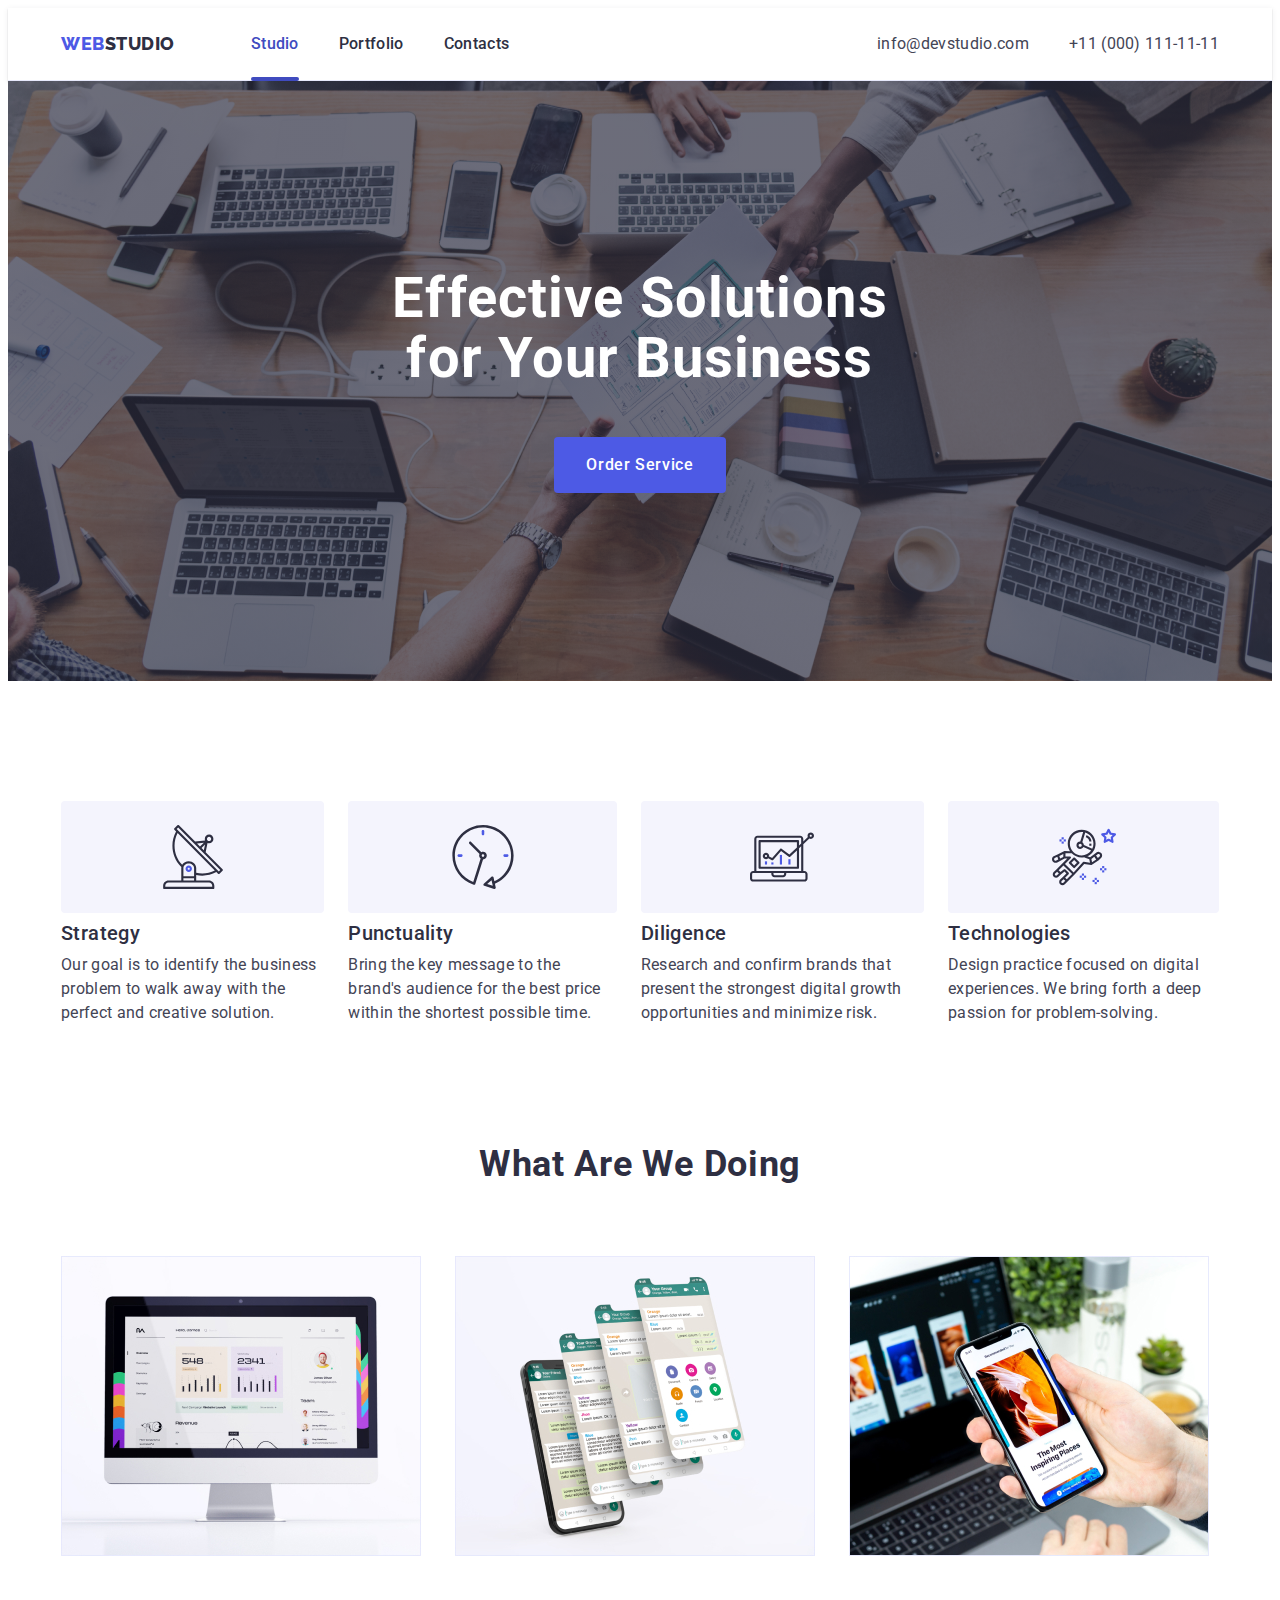
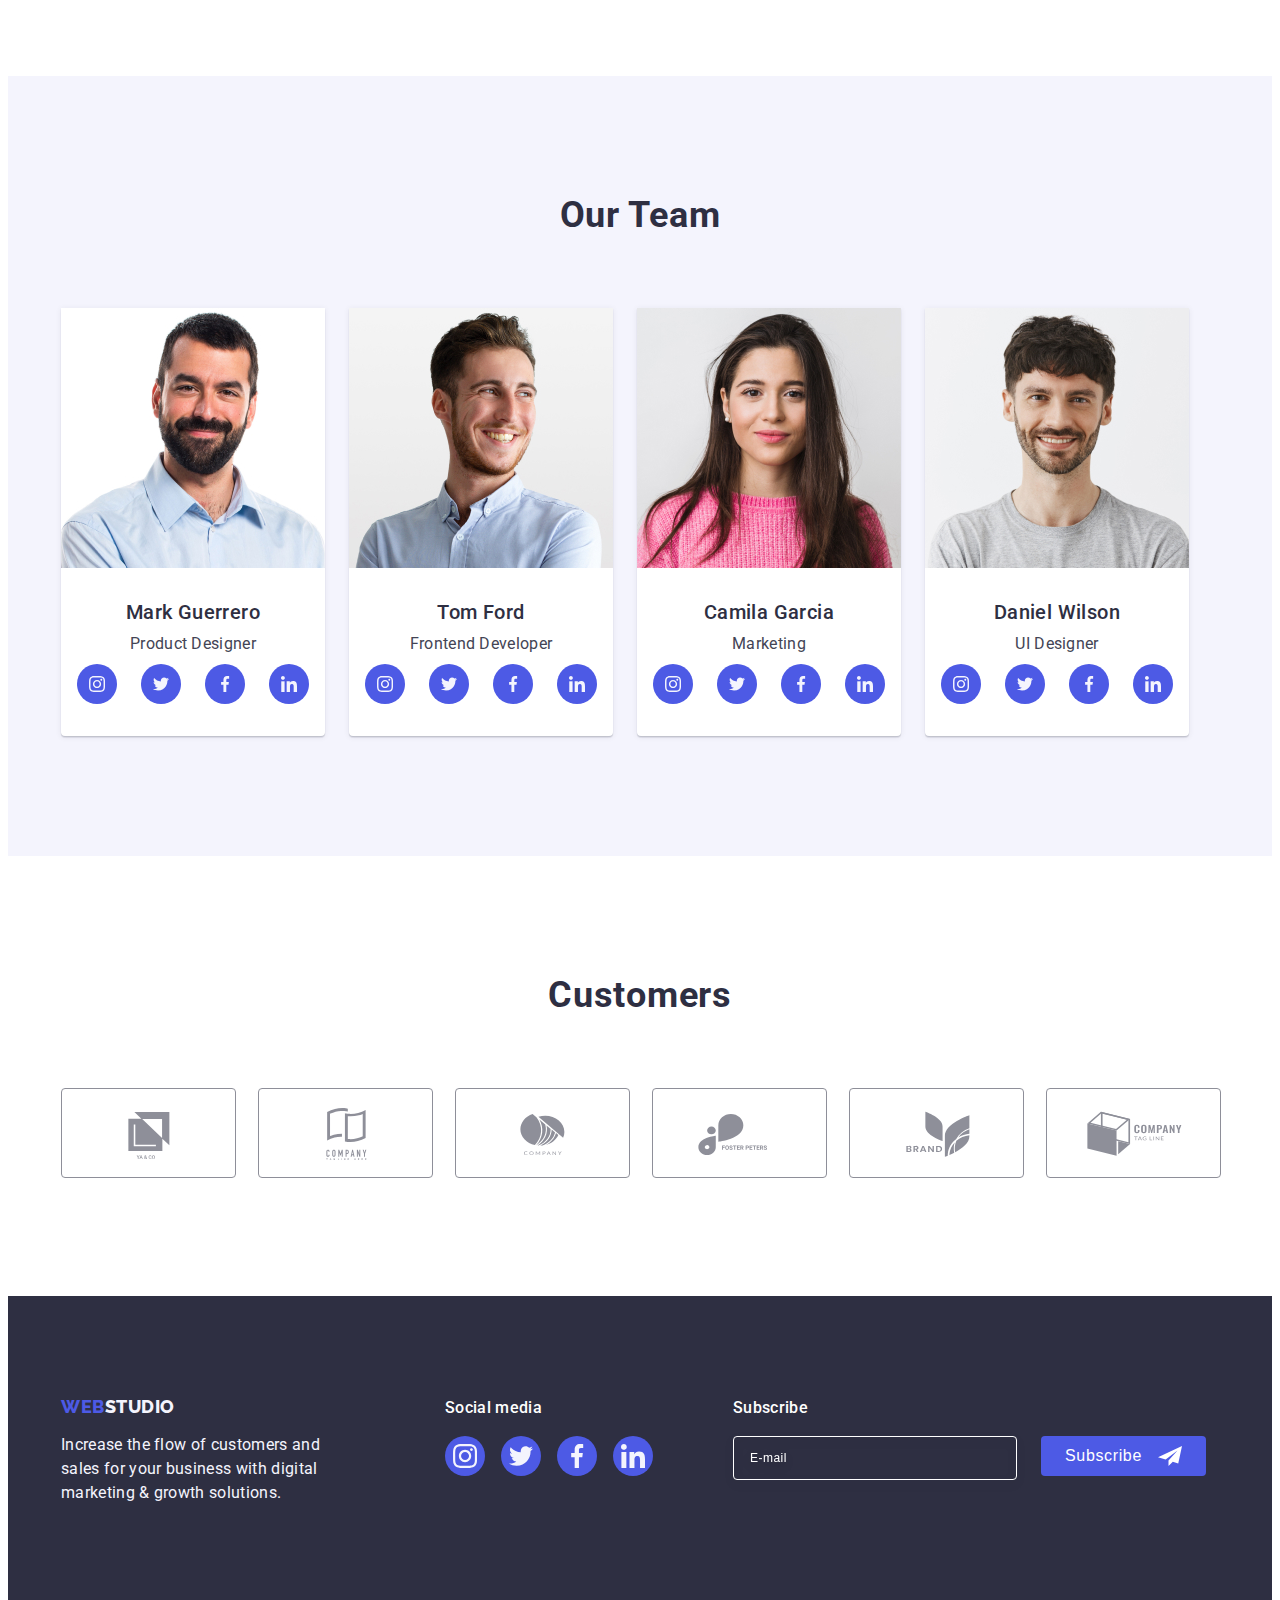
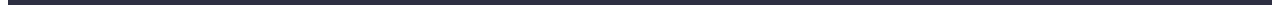
<file: index.html>
<!DOCTYPE html>
<html lang="en">
  <head>
    <meta charset="UTF-8" />
    <meta http-equiv="X-UA-Compatible" content="IE=edge" />
    <meta name="viewport" content="width=device-width, initial-scale=1.0" />
    <link rel="preconnect" href="https://fonts.googleapis.com" />
    <link rel="preconnect" href="https://fonts.gstatic.com" crossorigin />
    <link
      href="https://fonts.googleapis.com/css2?family=Raleway:wght@800&family=Roboto:wght@400;500;700;900&display=swap"
      rel="stylesheet"
    />
    <title>Document</title>
    <link
      rel="stylesheet"
      href="https://cdnjs.cloudflare.com/ajax/libs/modern-normalize/1.1.0/modern-normalize.min.css"
      integrity="sha512-wpPYUAdjBVSE4KJnH1VR1HeZfpl1ub8YT/NKx4PuQ5NmX2tKuGu6U/JRp5y+Y8XG2tV+wKQpNHVUX03MfMFn9Q=="
      crossorigin="anonymous"
      referrerpolicy="no-referrer"
    />
    <link rel="stylesheet" href="./css/styles.css" />
  </head>
  <body>
    <!-- HEADER -->

    <header class="page-header">
      <div class="container page-header-container">
        <nav class="page-nav nav-header-container">
          <a class="logo link" href="./index.html"
            >WEB<span class="logo-studio">Studio</span></a
          >

          <ul class="menu list list-header-container">
            <li>
              <a href="./index.html" class="menu-item link current-page"
                >Studio</a
              >
            </li>
            <li>
              <a href="./portfolio.html" class="menu-item link">Portfolio</a>
            </li>
            <li><a href="" class="menu-item link">Contacts</a></li>
          </ul>
        </nav>

        <address class="header-tel-mail">
          <ul class="tel-mail-header list">
            <li>
              <a class="address-link link list" href="mailto:info@devstudio.com"
                >info@devstudio.com</a
              >
            </li>
            <li>
              <a class="address-link link list" href="tel:+110001111111"
                >+11 (000) 111-11-11</a
              >
            </li>
          </ul>
        </address>
      </div>
    </header>
    <main>
      <!-- SECTION 1 - HERO -->
      <section class="section-hero">
        <div class="container section-hero-container">
          <h1 class="hero-tittle">Effective Solutions for Your Business</h1>
          <button class="modal-open-btn" type="button" data-modal-open>
            Order Service
          </button>
        </div>
      </section>

      <!-- SECTION 2 -->

      <section class="features-section">
        <div class="features-list-container container">
          <h2 class="visually-hidden">webstudio-features</h2>

          <ul class="list list-container">
            <li class="features-list-item">
              <div class="features-list-item-icon">
                <svg class="features-icon" width="64" height="64">
                  <use href="./images/icons.svg#icon-antenna"></use>
                </svg>
              </div>
              <h3 class="li-header">Strategy</h3>
              <p class="paragraf-description">
                Our goal is to identify the business problem to walk away with
                the perfect and creative solution.
              </p>
            </li>
            <li class="features-list-item">
              <div class="features-list-item-icon">
                <svg class="features-icon" width="64" height="64">
                  <use href="./images/icons.svg#icon-clock"></use>
                </svg>
              </div>
              <h3 class="li-header">Punctuality</h3>

              <p class="paragraf-description">
                Bring the key message to the brand's audience for the best price
                within the shortest possible time.
              </p>
            </li>
            <li class="features-list-item">
              <div class="features-list-item-icon">
                <svg class="features-icon" width="64" height="64">
                  <use href="./images/icons.svg#icon-diagram"></use>
                </svg>
              </div>
              <h3 class="li-header">Diligence</h3>
              <p class="paragraf-description">
                Research and confirm brands that present the strongest digital
                growth opportunities and minimize risk.
              </p>
            </li>
            <li class="features-list-item">
              <div class="features-list-item-icon">
                <svg class="features-icon" width="64" height="64">
                  <use href="./images/icons.svg#icon-astronaut"></use>
                </svg>
              </div>
              <h3 class="li-header">Technologies</h3>
              <p class="paragraf-description">
                Design practice focused on digital experiences. We bring forth a
                deep passion for problem-solving.
              </p>
            </li>
          </ul>
        </div>
      </section>

      <!-- section 3 -->

      <section class="main-page-fotos">
        <div class="container main-page-container">
          <h2 class="section-name section-foto-name">What are we doing</h2>
          <ul class="list fotos-list-container">
            <li class="foto-list">
              <img
                src="./images/foto1.jpg"
                alt="foto of computer"
                width="360"
                height="300"
              />
            </li>
            <li class="foto-list">
              <img
                src="./images/foto2.jpg"
                alt="foto of telephone"
                width="360"
                height="300"
              />
            </li>
            <li class="foto-list">
              <img
                src="./images/foto3.jpg"
                alt="foto of telephone and notebook"
                width="360"
                height="300"
              />
            </li>
          </ul>
        </div>
      </section>

      <!-- section 4 -->

      <section class="section-team">
        <div class="container">
          <h2 class="section-team-name section-name">Our Team</h2>
          <ul class="list section-team-container">
            <li class="section-list-item">
              <img
                src="./images/mark.jpg"
                alt="Mark Guerrero foto"
                width="264"
                height="260"
              />
              <div class="our-team-descr">
                <h3 class="li-header-team">Mark Guerrero</h3>
                <p class="paragraf-description-team">Product Designer</p>

                <ul class="social-list list">
                  <li class="social-list-menu">
                    <a href="" class="social-list-link">
                      <svg
                        class="social-list-icon"
                        width="16"
                        height="16"
                        aria-label="icon of instagram"
                      >
                        <use href="./images/icons.svg#icon-instagram"></use>
                      </svg>
                    </a>
                  </li>

                  <li class="social-list-menu">
                    <a href="" class="social-list-link">
                      <svg
                        class="social-list-icon"
                        width="16"
                        height="16"
                        aria-label="icon of instagram"
                      >
                        <use href="./images/icons.svg#icon-twitter"></use>
                      </svg>
                    </a>
                  </li>
                  <li class="social-list-menu">
                    <a href="" class="social-list-link">
                      <svg
                        class="social-list-icon"
                        width="16"
                        height="16"
                        aria-label="icon of instagram"
                      >
                        <use href="./images/icons.svg#icon-facebook"></use>
                      </svg>
                    </a>
                  </li>
                  <li class="social-list-menu">
                    <a href="" class="social-list-link">
                      <svg
                        class="social-list-icon"
                        width="16"
                        height="16"
                        aria-label="icon of instagram"
                      >
                        <use href="./images/icons.svg#icon-linkedin"></use>
                      </svg>
                    </a>
                  </li>
                </ul>
              </div>
            </li>

            <li class="section-list-item">
              <img
                src="./images/tom.jpg"
                alt="Tom Ford foto"
                width="264"
                height="260"
              />
              <div class="our-team-descr">
                <h3 class="li-header-team">Tom Ford</h3>
                <p class="paragraf-description-team">Frontend Developer</p>
                <ul class="social-list list">
                  <li class="social-list-menu">
                    <a href="" class="social-list-link">
                      <svg
                        class="social-list-icon"
                        width="16"
                        height="16"
                        aria-label="icon of instagram"
                      >
                        <use href="./images/icons.svg#icon-instagram"></use>
                      </svg>
                    </a>
                  </li>

                  <li class="social-list-menu">
                    <a href="" class="social-list-link">
                      <svg
                        class="social-list-icon"
                        width="16"
                        height="16"
                        aria-label="icon of instagram"
                      >
                        <use href="./images/icons.svg#icon-twitter"></use>
                      </svg>
                    </a>
                  </li>
                  <li class="social-list-menu">
                    <a href="" class="social-list-link">
                      <svg
                        class="social-list-icon"
                        width="16"
                        height="16"
                        aria-label="icon of instagram"
                      >
                        <use href="./images/icons.svg#icon-facebook"></use>
                      </svg>
                    </a>
                  </li>
                  <li class="social-list-menu">
                    <a href="" class="social-list-link">
                      <svg
                        class="social-list-icon"
                        width="16"
                        height="16"
                        aria-label="icon of instagram"
                      >
                        <use href="./images/icons.svg#icon-linkedin"></use>
                      </svg>
                    </a>
                  </li>
                </ul>
              </div>
            </li>

            <li class="section-list-item">
              <img
                src="./images/camila.jpg"
                alt="Camila Garcia foto"
                width="264"
                height="260"
              />
              <div class="our-team-descr">
                <h3 class="li-header-team">Camila Garcia</h3>
                <p class="paragraf-description-team">Marketing</p>
                <ul class="social-list list">
                  <li class="social-list-menu">
                    <a href="" class="social-list-link">
                      <svg
                        class="social-list-icon"
                        width="16"
                        height="16"
                        aria-label="icon of instagram"
                      >
                        <use href="./images/icons.svg#icon-instagram"></use>
                      </svg>
                    </a>
                  </li>

                  <li class="social-list-menu">
                    <a href="" class="social-list-link">
                      <svg
                        class="social-list-icon"
                        width="16"
                        height="16"
                        aria-label="icon of instagram"
                      >
                        <use href="./images/icons.svg#icon-twitter"></use>
                      </svg>
                    </a>
                  </li>
                  <li class="social-list-menu">
                    <a href="" class="social-list-link">
                      <svg
                        class="social-list-icon"
                        width="16"
                        height="16"
                        aria-label="icon of instagram"
                      >
                        <use href="./images/icons.svg#icon-facebook"></use>
                      </svg>
                    </a>
                  </li>
                  <li class="social-list-menu">
                    <a href="" class="social-list-link">
                      <svg
                        class="social-list-icon"
                        width="16"
                        height="16"
                        aria-label="icon of instagram"
                      >
                        <use href="./images/icons.svg#icon-linkedin"></use>
                      </svg>
                    </a>
                  </li>
                </ul>
              </div>
            </li>

            <li class="section-list-item">
              <img
                src="./images/daniel.jpg"
                alt="Daniel Wilson foto"
                width="264"
                height="260"
              />
              <div class="our-team-descr">
                <h3 class="li-header-team">Daniel Wilson</h3>
                <p class="paragraf-description-team">UI Designer</p>
                <ul class="social-list list">
                  <li class="social-list-menu">
                    <a href="" class="social-list-link">
                      <svg
                        class="social-list-icon"
                        width="16"
                        height="16"
                        aria-label="icon of instagram"
                      >
                        <use href="./images/icons.svg#icon-instagram"></use>
                      </svg>
                    </a>
                  </li>

                  <li class="social-list-menu">
                    <a href="" class="social-list-link">
                      <svg
                        class="social-list-icon"
                        width="16"
                        height="16"
                        aria-label="icon of instagram"
                      >
                        <use href="./images/icons.svg#icon-twitter"></use>
                      </svg>
                    </a>
                  </li>
                  <li class="social-list-menu">
                    <a href="" class="social-list-link">
                      <svg
                        class="social-list-icon"
                        width="16"
                        height="16"
                        aria-label="icon of instagram"
                      >
                        <use href="./images/icons.svg#icon-facebook"></use>
                      </svg>
                    </a>
                  </li>
                  <li class="social-list-menu">
                    <a href="" class="social-list-link">
                      <svg
                        class="social-list-icon"
                        width="16"
                        height="16"
                        aria-label="icon of instagram"
                      >
                        <use href="./images/icons.svg#icon-linkedin"></use>
                      </svg>
                    </a>
                  </li>
                </ul>
              </div>
            </li>
          </ul>
        </div>
      </section>

      <!-- SECTION 5 -->

      <section class="section-customers">
        <div class="container">
          <h2 class="section-name">Customers</h2>
          <ul class="customers-list list">
            <li class="customers-list-item">
              <a href="" class="customers-item">
                <svg
                  class="customers-item-logo"
                  width="104"
                  height="56"
                  aria-label="lofo of yaco company"
                >
                  <use href="./images/icons.svg#icon-logo-yaco"></use>
                </svg>
              </a>
            </li>
            <li class="customers-list-item">
              <a href="" class="customers-item">
                <svg
                  class="customers-item-logo"
                  width="104"
                  height="56"
                  aria-label="lofo of yaco company"
                >
                  <use
                    href="./images/icons.svg#icon-logo-company-taglinehere"
                  ></use>
                </svg>
              </a>
            </li>
            <li class="customers-list-item">
              <a href="" class="customers-item">
                <svg
                  class="customers-item-logo"
                  width="104"
                  height="56"
                  aria-label="lofo of yaco company"
                >
                  <use href="./images/icons.svg#icon-logo-company"></use>
                </svg>
              </a>
            </li>
            <li class="customers-list-item">
              <a href="" class="customers-item">
                <svg
                  class="customers-item-logo"
                  width="104"
                  height="56"
                  aria-label="lofo of yaco company"
                >
                  <use href="./images/icons.svg#icon-logo-fosterpeters"></use>
                </svg>
              </a>
            </li>
            <li class="customers-list-item">
              <a href="" class="customers-item">
                <svg
                  class="customers-item-logo"
                  width="104"
                  height="56"
                  aria-label="lofo of yaco company"
                >
                  <use href="./images/icons.svg#icon-logo-brend"></use>
                </svg>
              </a>
            </li>
            <li class="customers-list-item">
              <a href="" class="customers-item">
                <svg
                  class="customers-item-logo"
                  width="104"
                  height="56"
                  aria-label="lofo of yaco company"
                >
                  <use
                    href="./images/icons.svg#icon-logo-company-tagline"
                  ></use>
                </svg>
              </a>
            </li>
          </ul>
        </div>
      </section>
    </main>
    <!-- FOOTER -->
    <footer class="main-footer">
      <div class="container main-footer-container">
        <div class="footer-container">
          <a class="logo link footer-link" href="./index.html"
            >WEB<span class="logo-studio-theme-dark">Studio</span></a
          >
          <p class="footer-text">
            Increase the flow of customers and sales for your business with
            digital marketing & growth solutions.
          </p>
        </div>
        <div class="footer-media">
          <p class="footer-media-text">Social media</p>
          <ul class="footer-social-list list">
            <li class="footer-social-list-item">
              <a href="" class="footer-social-list-link">
                <svg
                  class="social-list-icon"
                  width="24"
                  height="24"
                  aria-label="icon of instagram"
                >
                  <use href="./images/icons.svg#icon-instagram"></use>
                </svg>
              </a>
            </li>

            <li class="footer-social-list-item">
              <a href="" class="footer-social-list-link">
                <svg
                  class="social-list-icon"
                  width="24"
                  height="24"
                  aria-label="icon of instagram"
                >
                  <use href="./images/icons.svg#icon-twitter"></use>
                </svg>
              </a>
            </li>
            <li class="footer-social-list-item">
              <a href="" class="footer-social-list-link">
                <svg
                  class="social-list-icon"
                  width="24"
                  height="24"
                  aria-label="icon of instagram"
                >
                  <use href="./images/icons.svg#icon-facebook"></use>
                </svg>
              </a>
            </li>
            <li class="footer-social-list-item">
              <a href="" class="footer-social-list-link">
                <svg
                  class="social-list-icon"
                  width="24"
                  height="24"
                  aria-label="icon of instagram"
                >
                  <use href="./images/icons.svg#icon-linkedin"></use>
                </svg>
              </a>
            </li>
          </ul>
        </div>
        <div class="footer-subscribe-container">
          <p class="footer-media-text">Subscribe</p>
          <form class="footer-subscribe">
            <label class="footer-subscribe-label">
              <input
                class="email-input"
                type="email"
                required
                name="user-email"
                placeholder="E-mail"
              />
            </label>

            <button class="footer-subscribe-btn" type="submit">
              Subscribe
              <svg
                class="subscribe-btn-icon"
                width="24"
                height="24"
                aria-label="subscribe-button"
              >
                <use href="./images/icons.svg#icon-send"></use>
              </svg>
            </button>
          </form>
        </div>
      </div>
    </footer>

    <!-- МОДАЛЬНЕ ВІКНО -->
    <div class="backdrop is-hidden" data-modal>
      <div class="modal">
        <button data-modal-close type="button" class="backdrop-modal-btn">
          <svg class="backdrop-modal-btn-icon" width="8" height="8">
            <use href="./images/icons.svg#icon-close-btn"></use>
          </svg>
        </button>

        <!-- модальна форма NAME PHONE EMAIL-->
        <p class="contact-form-header">
          Leave your contacts and we will call you back
        </p>
        <form class="contact-form-wrapper">
          <div class="form-wrapper">
            <label class="contact-form-field-wrapper" for="user-name">
              Name
            </label>
            <div class="contact-form-item">
              <input
                class="contact-form-field"
                type="text"
                id="user-name"
                name="user-name"
                required
                pattern="[a-zA-Zа-яА-ЯіІїЇєЄ'ґҐ]+"
              />
              <svg
                class="form-field-icon"
                width="18"
                height="24"
                aria-label="icon-of-person"
              >
                <use href="./images/icons.svg#icon-person"></use>
              </svg>
            </div>
          </div>
          <div class="form-wrapper">
            <label class="contact-form-field-wrapper" for="user-tel">
              Phone
            </label>
            <div class="contact-form-item">
              <input
                class="contact-form-field"
                type="tel"
                id="user-tel"
                name="user-tel"
                required
                pattern="[0-9]{3}-[0-9]{3}-[0-9]{2}-[0-9]{2}"
                title="xxx-xxx-xx-xx"
              />
              <svg
                class="form-field-icon"
                width="18"
                height="24"
                aria-label="icon-of-phone"
              >
                <use href="./images/icons.svg#icon-phone"></use>
              </svg>
            </div>
          </div>
          <div class="form-wrapper">
            <label class="contact-form-field-wrapper" for="user-email">
              Email
            </label>
            <div class="contact-form-item">
              <input
                class="contact-form-field"
                type="email"
                id="user-email"
                name="user-email"
                required
              />
              <svg
                class="form-field-icon"
                width="18"
                height="24"
                aria-label="icon-of-email"
              >
                <use href="./images/icons.svg#icon-email"></use>
              </svg>
            </div>
          </div>

          <!-- модальна форма COMMENT-->

          <div class="comment-wrapper">
            <label class="contact-form-field-wrapper" for="user-comment">
              Comment
            </label>
            <textarea
              class="contact-form-comment"
              name="user-comment"
              id="user-comment"
              placeholder="Text input"
            ></textarea>
          </div>

          <!--------  Privacy Policy-------->

          <div class="policy-agreement-wrapper">
            <input
              class="agreement-checkbox visually-hidden"
              type="checkbox"
              id="user-privacy"
              name="user-privacy"
              value="true"
              required
            />
            <label class="agreement-label" for="user-privacy">
              <span class="agreement-checkbox-wrap">
                <svg
                  class="agreement-custom-checkbox"
                  width="10"
                  height="8"
                  aria-label="icon-of-click"
                >
                  <use
                    class="agreement-icon"
                    href="./images/icons.svg#icon-click"
                  ></use>
                </svg>
              </span>
              I accept the terms and conditions of the
              <a class="privacy-policy-link" href="">Privacy Policy</a>
            </label>
          </div>

          <!------------ SUBMIT BUTTON ----------->

          <button type="submit" class="form-submit-btn">Send</button>
        </form>
      </div>
    </div>
    <script src="./js/modal.js"></script>
  </body>
</html>
</file>
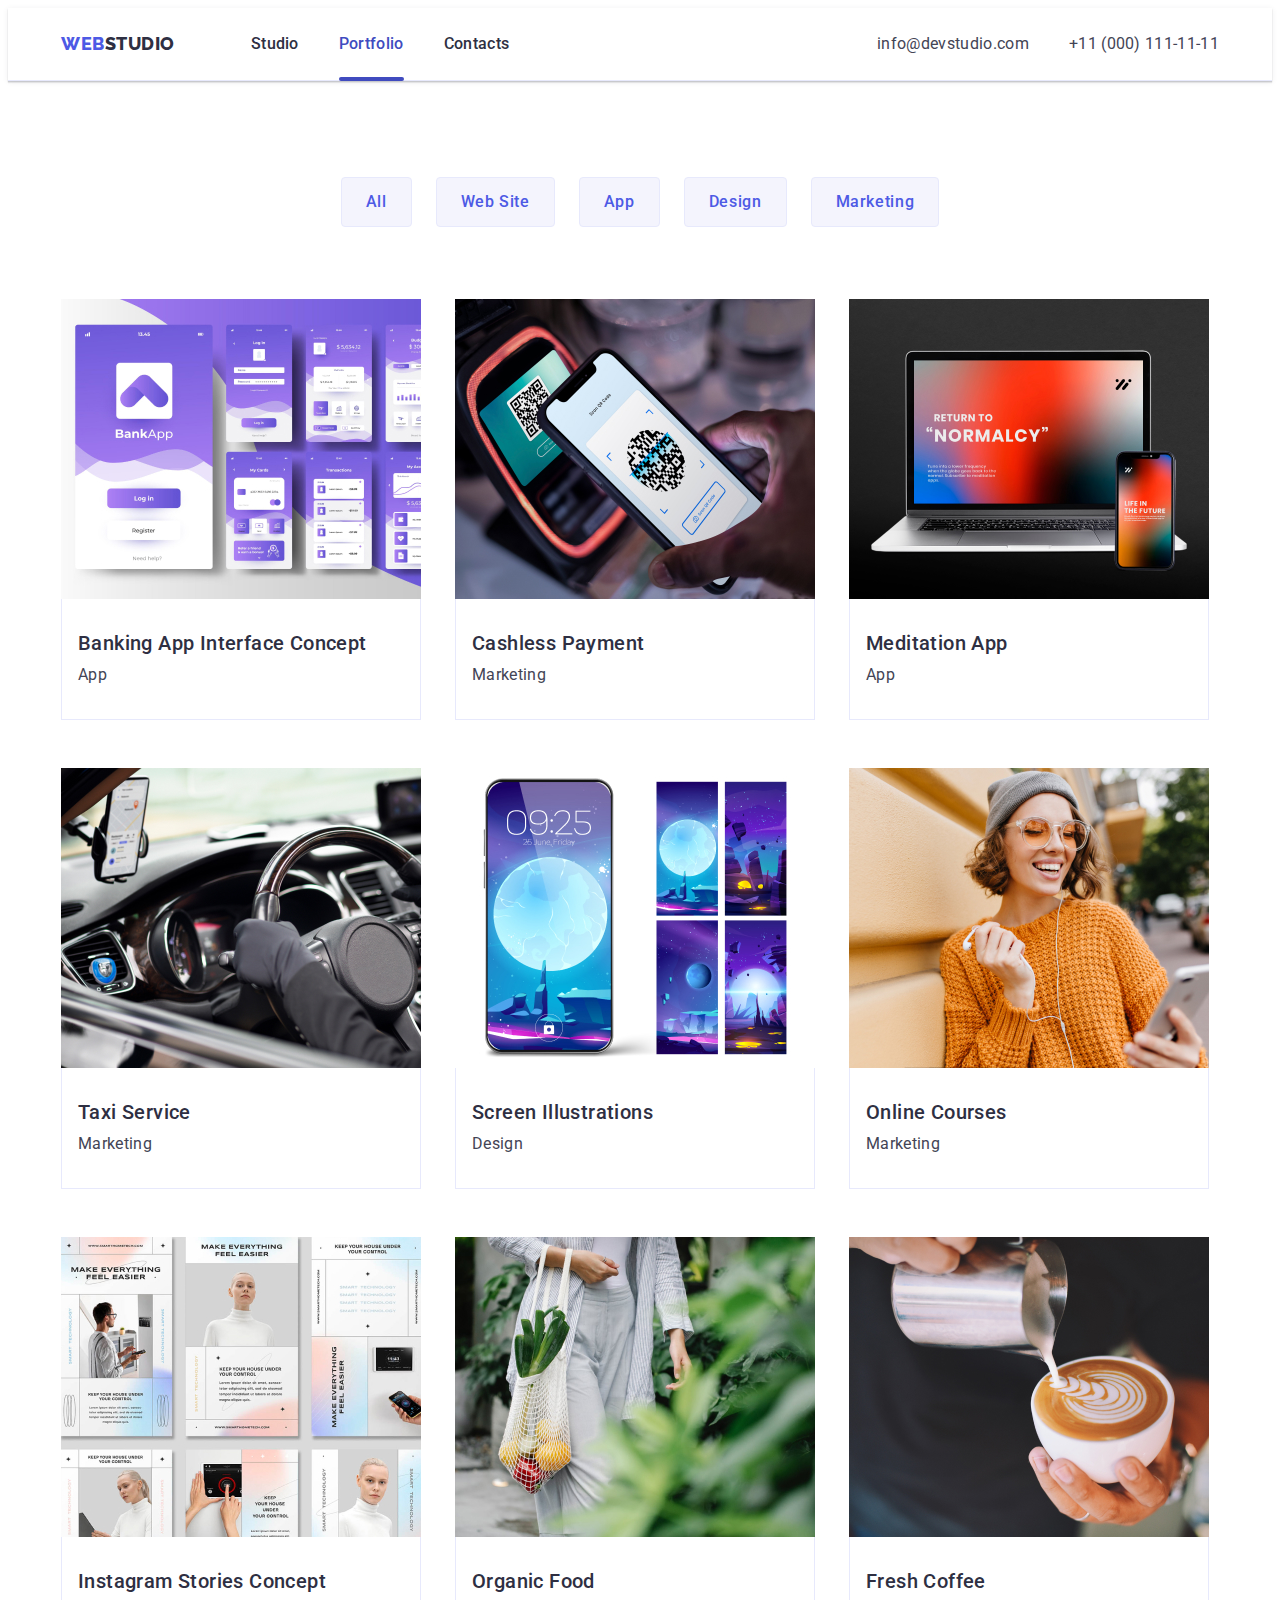
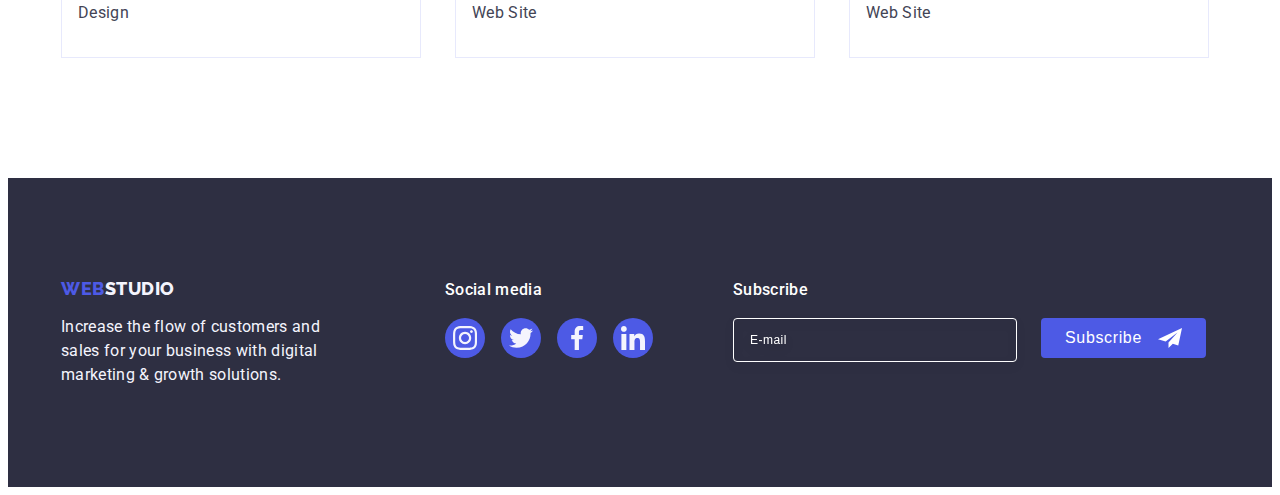
<file: portfolio.html>
<!DOCTYPE html>
<html lang="en">
  <head>
    <meta charset="UTF-8" />
    <meta http-equiv="X-UA-Compatible" content="IE=edge" />
    <meta name="viewport" content="width=device-width, initial-scale=1.0" />
    <link rel="preconnect" href="https://fonts.googleapis.com" />
    <link rel="preconnect" href="https://fonts.gstatic.com" crossorigin />
    <link
      href="https://fonts.googleapis.com/css2?family=Raleway:wght@800&family=Roboto:wght@400;500;700;900&display=swap"
      rel="stylesheet"
    />
    <title>Document</title>
    <link
      rel="stylesheet"
      href="https://cdnjs.cloudflare.com/ajax/libs/modern-normalize/1.1.0/modern-normalize.min.css"
      integrity="sha512-wpPYUAdjBVSE4KJnH1VR1HeZfpl1ub8YT/NKx4PuQ5NmX2tKuGu6U/JRp5y+Y8XG2tV+wKQpNHVUX03MfMFn9Q=="
      crossorigin="anonymous"
      referrerpolicy="no-referrer"
    />
    <link rel="stylesheet" href="./css/styles.css" />
  </head>

  <body>
    <!-- HEADER -->
    <header class="page-header">
      <div class="container page-header-container">
        <nav class="page-nav nav-header-container">
          <a class="logo link" href="./index.html"
            >WEB<span class="logo-studio">Studio</span></a
          >

          <ul class="menu list list-header-container">
            <li>
              <a href="./index.html" class="menu-item link">Studio</a>
            </li>
            <li>
              <a href="./portfolio.html" class="menu-item link current-page"
                >Portfolio</a
              >
            </li>
            <li><a href="" class="menu-item link">Contacts</a></li>
          </ul>
        </nav>

        <address class="header-tel-mail">
          <ul class="tel-mail-header list">
            <li>
              <a class="address-link link list" href="mailto:info@devstudio.com"
                >info@devstudio.com</a
              >
            </li>
            <li>
              <a class="address-link link list" href="tel:+110001111111"
                >+11 (000) 111-11-11</a
              >
            </li>
          </ul>
        </address>
      </div>
    </header>
    <main>
      <!-- BUTTONS -->

      <section class="portfolio-section">
        <div class="container">
          <h1 class="visually-hidden">portfolio</h1>
          <ul class="list portfolio-btn-list">
            <li>
              <button class="modal-btn-portfolio" type="button">All</button>
            </li>
            <li>
              <button class="modal-btn-portfolio" type="button">
                Web Site
              </button>
            </li>
            <li>
              <button class="modal-btn-portfolio" type="button">App</button>
            </li>
            <li>
              <button class="modal-btn-portfolio" type="button">Design</button>
            </li>
            <li>
              <button class="modal-btn-portfolio" type="button">
                Marketing
              </button>
            </li>
          </ul>

          <!-- 2nd list PORTFOLIO CARDS -->

          <ul class="list portfolio-cards-list">
            <li class="portfolio-cards-list-item">
              <a href="" class="link portfolio-cards-link">
                <div class="card-overlay">
                  <img
                    src="./images/portfolio/fotoportfolio1.jpg"
                    alt="Banking App foto"
                    width="360"
                    height="300"
                  />
                  <p class="overlay">
                    14 Stylish and User-Friendly App Design Concepts · Task
                    Manager App · Calorie Tracker App · Exotic Fruit Ecommerce
                    App · Cloud Storage App
                  </p>
                </div>
                <div class="portf-list-item-descr">
                  <h2 class="li-header">Banking App Interface Concept</h2>
                  <p class="paragraf-description">App</p>
                </div>
              </a>
            </li>
            <li class="portfolio-cards-list-item">
              <a href="" class="link portfolio-cards-link">
                <div class="card-overlay">
                  <img
                    src="./images/portfolio/fotoportfolio2.jpg"
                    alt="foto of cashless payment"
                    width="360"
                    height="300"
                  />
                  <p class="overlay">
                    14 Stylish and User-Friendly App Design Concepts · Task
                    Manager App · Calorie Tracker App · Exotic Fruit Ecommerce
                    App · Cloud Storage App
                  </p>
                </div>
                <div class="portf-list-item-descr">
                  <h2 class="li-header">Cashless Payment</h2>
                  <p class="paragraf-description">Marketing</p>
                </div>
              </a>
            </li>
            <li class="portfolio-cards-list-item">
              <a href="" class="link portfolio-cards-link">
                <div class="card-overlay">
                  <img
                    src="./images/portfolio/fotoportfolio3.jpg"
                    alt="foto of phone near a notebook"
                    width="360"
                    height="300"
                  />
                  <p class="overlay">
                    14 Stylish and User-Friendly App Design Concepts · Task
                    Manager App · Calorie Tracker App · Exotic Fruit Ecommerce
                    App · Cloud Storage App
                  </p>
                </div>
                <div class="portf-list-item-descr">
                  <h2 class="li-header">Meditation App</h2>
                  <p class="paragraf-description">App</p>
                </div>
              </a>
            </li>
            <li class="portfolio-cards-list-item">
              <a href="" class="link portfolio-cards-link">
                <div class="card-overlay">
                  <img
                    src="./images/portfolio/fotoportfolio4.jpg"
                    alt="foto of phone in taxi"
                    width="360"
                    height="300"
                  />
                  <p class="overlay">
                    14 Stylish and User-Friendly App Design Concepts · Task
                    Manager App · Calorie Tracker App · Exotic Fruit Ecommerce
                    App · Cloud Storage App
                  </p>
                </div>
                <div class="portf-list-item-descr">
                  <h2 class="li-header">Taxi Service</h2>
                  <p class="paragraf-description">Marketing</p>
                </div>
              </a>
            </li>
            <li class="portfolio-cards-list-item">
              <a href="" class="link portfolio-cards-link">
                <div class="card-overlay">
                  <img
                    src="./images/portfolio/fotoportfolio5.jpg"
                    alt="foto of phone's screen design"
                    width="360"
                    height="300"
                  />
                  <p class="overlay">
                    14 Stylish and User-Friendly App Design Concepts · Task
                    Manager App · Calorie Tracker App · Exotic Fruit Ecommerce
                    App · Cloud Storage App
                  </p>
                </div>
                <div class="portf-list-item-descr">
                  <h2 class="li-header">Screen Illustrations</h2>
                  <p class="paragraf-description">Design</p>
                </div>
              </a>
            </li>
            <li class="portfolio-cards-list-item">
              <a href="" class="link portfolio-cards-link">
                <div class="card-overlay">
                  <img
                    src="./images/portfolio/fotoportfolio6.jpg"
                    alt="foto of girl looking at phone"
                    width="360"
                    height="300"
                  />
                  <p class="overlay">
                    14 Stylish and User-Friendly App Design Concepts · Task
                    Manager App · Calorie Tracker App · Exotic Fruit Ecommerce
                    App · Cloud Storage App
                  </p>
                </div>
                <div class="portf-list-item-descr">
                  <h2 class="li-header">Online Courses</h2>
                  <p class="paragraf-description">Marketing</p>
                </div>
              </a>
            </li>
            <li class="portfolio-cards-list-item">
              <a href="" class="link portfolio-cards-link">
                <div class="card-overlay">
                  <img
                    src="./images/portfolio/fotoportfolio7.jpg"
                    alt="foto of examples of making things easier"
                    width="360"
                    height="300"
                  />
                  <p class="overlay">
                    14 Stylish and User-Friendly App Design Concepts · Task
                    Manager App · Calorie Tracker App · Exotic Fruit Ecommerce
                    App · Cloud Storage App
                  </p>
                </div>
                <div class="portf-list-item-descr">
                  <h2 class="li-header">Instagram Stories Concept</h2>
                  <p class="paragraf-description">Design</p>
                </div>
              </a>
            </li>
            <li class="portfolio-cards-list-item">
              <a href="" class="link portfolio-cards-link">
                <div class="card-overlay">
                  <img
                    src="./images/portfolio/fotoportfolio8.jpg"
                    alt="foto of organic food in a bag"
                    width="360"
                    height="300"
                  />
                  <p class="overlay">
                    14 Stylish and User-Friendly App Design Concepts · Task
                    Manager App · Calorie Tracker App · Exotic Fruit Ecommerce
                    App · Cloud Storage App
                  </p>
                </div>
                <div class="portf-list-item-descr">
                  <h2 class="li-header">Organic Food</h2>
                  <p class="paragraf-description">Web Site</p>
                </div>
              </a>
            </li>
            <li class="portfolio-cards-list-item">
              <a href="" class="link portfolio-cards-link">
                <div class="card-overlay">
                  <img
                    src="./images/portfolio/fotoportfolio9.jpg"
                    alt="foto of the cup of fresh coffee"
                    width="360"
                    height="300"
                  />
                  <p class="overlay">
                    14 Stylish and User-Friendly App Design Concepts · Task
                    Manager App · Calorie Tracker App · Exotic Fruit Ecommerce
                    App · Cloud Storage App
                  </p>
                </div>
                <div class="portf-list-item-descr">
                  <h2 class="li-header">Fresh Coffee</h2>
                  <p class="paragraf-description">Web Site</p>
                </div>
              </a>
            </li>
          </ul>
        </div>
      </section>
    </main>
    <!-- FOOTER -->
    <footer class="main-footer">
      <div class="container main-footer-container">
        <div class="footer-container">
          <a class="logo link footer-link" href="./index.html"
            >WEB<span class="logo-studio-theme-dark">Studio</span></a
          >
          <p class="footer-text">
            Increase the flow of customers and sales for your business with
            digital marketing & growth solutions.
          </p>
        </div>
        <div class="footer-media">
          <p class="footer-media-text">Social media</p>
          <ul class="footer-social-list list">
            <li class="footer-social-list-item">
              <a href="" class="footer-social-list-link">
                <svg
                  class="social-list-icon"
                  width="24"
                  height="24"
                  aria-label="icon of instagram"
                >
                  <use href="./images/icons.svg#icon-instagram"></use>
                </svg>
              </a>
            </li>

            <li class="footer-social-list-item">
              <a href="" class="footer-social-list-link">
                <svg
                  class="social-list-icon"
                  width="24"
                  height="24"
                  aria-label="icon of instagram"
                >
                  <use href="./images/icons.svg#icon-twitter"></use>
                </svg>
              </a>
            </li>
            <li class="footer-social-list-item">
              <a href="" class="footer-social-list-link">
                <svg
                  class="social-list-icon"
                  width="24"
                  height="24"
                  aria-label="icon of instagram"
                >
                  <use href="./images/icons.svg#icon-facebook"></use>
                </svg>
              </a>
            </li>
            <li class="footer-social-list-item">
              <a href="" class="footer-social-list-link">
                <svg
                  class="social-list-icon"
                  width="24"
                  height="24"
                  aria-label="icon of instagram"
                >
                  <use href="./images/icons.svg#icon-linkedin"></use>
                </svg>
              </a>
            </li>
          </ul>
        </div>
        <div class="footer-subscribe-container">
          <p class="footer-media-text">Subscribe</p>
          <form class="footer-subscribe">
            <label class="footer-subscribe-label">
              <input
                class="email-input"
                type="email"
                required
                name="user-email"
                placeholder="E-mail"
              />
            </label>

            <button class="footer-subscribe-btn" type="submit">
              Subscribe
              <svg
                class="subscribe-btn-icon"
                width="24"
                height="24"
                aria-label="subscribe-button"
              >
                <use href="./images/icons.svg#icon-send"></use>
              </svg>
            </button>
          </form>
        </div>
      </div>
    </footer>
  </body>
</html>
</file>
<file: css/styles.css>
.list {
  list-style: none;
}
.link {
  text-decoration: none;
}

button {
  cursor: pointer;
}
body {
  font-family: Roboto, sans-serif;
  font-style: normal;
  color: var(--slate-color);
  background-color: var(--bodycolor);
}

/* скидання дефолтних налаштувань */

h1,
h2,
h3,
p {
  margin-top: 0;
  margin-bottom: 0;
}

ul,
ol {
  margin-top: 0;
  margin-bottom: 0;
  padding-left: 0;
}

img {
  display: block;
  max-width: 100%;
  height: auto;
}

:root {
  --accent-color: #2e2f42;
  --color: #4d5ae5;
  --bodycolor: #ffffff;
  --cloud-color: #f4f4fd;
  --ocean-color: #404bbf;
  --slate-color: #434455;
  --corn-flower-color: #e7e9fc;
  --light-slate-color: #8e8f99;
  --green-color: #31d0aa;
  --dairy-color: #fcfcfc;
}

.container {
  max-width: 1158px;
  margin-left: auto;
  margin-right: auto;
  /* padding-top: 24px;
  padding-bottom: 24px; */
  padding: 0 15px;
  margin: 0 auto;
  /* background-color: tomato; */
  /* display: flex; */
  align-items: center;
}

/* HEADER */

.page-header-container {
  display: flex;
}

.logo {
  font-family: Raleway, sans-serif;
  font-weight: 800;
  font-size: 18px;
  line-height: 1.17;
  letter-spacing: 0.03em;
  text-transform: uppercase;
  color: var(--color);
  /* padding-top: 24px;
  padding-bottom: 24px; */
  margin-right: 76px;
}

.logo-studio {
  color: var(--accent-color);
}

.logo-studio-theme-dark {
  color: var(--cloud-color);
}

.menu-item {
  display: block;
  font-weight: 500;
  font-size: 16px;
  line-height: 1.5;
  letter-spacing: 0.02em;
  color: var(--accent-color);
  padding: 24px 0;
  transition: color 250ms cubic-bezier(0.4, 0, 0.2, 1);
}

.current-page {
  position: relative;
  display: block;
  color: var(--ocean-color);
  transition: color 250ms cubic-bezier(0.4, 0, 0.2, 1);
}
.current-page::after,
.current-page::after {
  content: '';
  position: absolute;
  /* top: 100%; */
  left: 0;
  width: 100%;
  height: 4px;
  background: var(--ocean-color);
  border-radius: 2px;
  transform: translate(0%, 0%);
  bottom: -1px;
  /* display: block; */
  /* margin-left: auto;
  margin-right: auto; */
}

.menu-item:hover,
.menu-item:focus {
  color: var(--ocean-color);
}

.page-nav {
  align-items: center;
}
.nav-header-container,
.list-header-container,
.tel-mail-header-container {
  display: flex;
}
/* 
.adress-container {
  margin-left: auto;
} */

.list-header-container {
  gap: 40px;
}

/* .tel-mail-header-container {
  display: flex;
  gap: 40px;
} */

/* ADDRESS */

.address-link {
  font-style: normal;
  font-weight: 400;
  font-size: 16px;
  line-height: 1.5;
  letter-spacing: 0.02em;
  color: var(--slate-color);
  transition: color 250ms cubic-bezier(0.4, 0, 0.2, 1);
}

/* після натискання */
.address-link:hover,
.address-link:focus {
  color: var(--ocean-color);
}

.header-tel-mail {
  font-style: normal;
  margin-left: auto;
}

.tel-mail-header {
  display: flex;
  gap: 40px;
}

/* border для header(а)  */

.page-header {
  border-bottom: 1px solid var(--corn-flower-color);
  box-shadow: 0px 2px 1px rgba(46, 47, 66, 0.08),
    0px 1px 1px rgba(46, 47, 66, 0.16), 0px 1px 6px rgba(46, 47, 66, 0.08);
}

/* HERO */

.section-hero {
  background-color: var(--accent-color);
  padding-top: 188px;
  padding-bottom: 188px;
  margin: auto;
  background-image: linear-gradient(
      rgba(46, 47, 66, 0.7),
      rgba(46, 47, 66, 0.7)
    ),
    url('../images/people-office.jpg');
  max-width: 1440px;
  /* border: 1px solid #000000; */
  background-size: cover;
  background-repeat: no-repeat;
  background-position: center;
}
/* зайве посилання. такого диву не треба і в всс */
.section-hero-container {
  display: block;
  /* outline-color: aqua;
  outline-width: 10px;
  outline-style: double; */
}

.hero-tittle {
  font-weight: 700;
  font-size: 56px;
  line-height: 1.07;
  letter-spacing: 0.02em;
  color: var(--bodycolor);
  text-align: center;
  max-width: 496px;
  display: block;
  margin: auto;
}

.modal-open-btn {
  font-family: Roboto, sans-serif;
  font-weight: 500;
  font-size: 16px;
  line-height: 1.5;
  letter-spacing: 0.04em;
  color: var(--bodycolor);
  background-color: var(--color);
  display: block;
  margin-left: auto;
  margin-right: auto;
  margin-top: 48px;
  padding: 16px 32px;
  border-radius: 4px;
  min-width: 169px;
  height: 56px;
  border: none;
  transition: background-color 250ms cubic-bezier(0.4, 0, 0.2, 1);
}

.modal-open-btn:hover,
.modal-open-btn:focus {
  background-color: var(--ocean-color);
}

/* -- SECTION 2 --*/

.li-header {
  font-weight: 500;
  font-size: 20px;
  line-height: 1.2;
  letter-spacing: 0.02em;
  color: var(--accent-color);
  margin-bottom: 8px;
}

.paragraf-description {
  font-weight: 400;
  font-size: 16px;
  line-height: 1.5;
  letter-spacing: 0.02em;
  color: var(--slate-color);
}

.features-section {
  padding-top: 120px;
  padding-bottom: 120px;
  padding-left: 0px;
  padding-right: 0px;
}

.features-list-item {
  width: calc((100%-72px) / 4);
}

.list-container {
  display: flex;
  gap: 24px;
}

.features-list-item-icon {
  display: flex;
  justify-content: center;
  align-items: center;
  height: 112px;
  background: var(--cloud-color);
  border-radius: 4px;
  margin-bottom: 8px;
}

/* SECTION 3 */

.main-page-fotos {
  padding-bottom: 120px;

  /* width: 1158px; */
  /* padding: 74px 0; */
}

.fotos-list-container {
  display: flex;
  /* width: 1158px; */
  gap: 24px;
}
/* 
.fotos-list-item {
  margin-right: 0;
} */

.section-foto-name {
  /* display: block; */
  margin-bottom: 72px;
}
.foto-list {
  width: calc((100% - 48px) / 3);
}

.main-page-container {
  display: block;
}
/* section 4 */

.section-name {
  font-weight: 700;
  font-size: 36px;
  line-height: 1.1;
  letter-spacing: 0.02em;
  text-align: center;
  text-transform: capitalize;
  color: var(--accent-color);
  margin-bottom: 72px;
}

/* .section-team-name {
  font-weight: 700;
  font-size: 36px;
  line-height: 1.11;
  letter-spacing: 0.02em;
  text-align: center;
  text-transform: capitalize;
  color: var(--accent-color);
} */

.section-team {
  background-color: var(--cloud-color);
  padding: 120px 0;
}

.section-list-item {
  width: calc((100% - 72px) / 4);
  background-color: var(--bodycolor);
  box-shadow: 0px 1px 6px rgba(46, 47, 66, 0.08),
    0px 1px 1px rgba(46, 47, 66, 0.16), 0px 2px 1px rgba(46, 47, 66, 0.08);
  border-radius: 0px 0px 4px 4px;
}

.section-team-container {
  display: flex;
  width: 1128px;
  gap: 24px;
}

.our-team-descr {
  padding: 32px 0;
  text-align: center;
}

.li-header-team {
  font-weight: 500;
  font-size: 20px;
  line-height: 1.2;
  letter-spacing: 0.02em;
  color: var(--accent-color);
  text-align: center;
  margin-bottom: 8px;
}

.paragraf-description-team {
  font-weight: 400;
  font-size: 16px;
  line-height: 1.5;
  letter-spacing: 0.02em;
  color: var(--slate-color);
  text-align: center;
  margin-bottom: 8px;
}

.social-list {
  display: flex;
  justify-content: center;
  /* align-items: center; */
  gap: 24px;
}
.social-list-menu {
  display: flex;
  align-items: center;
}
.social-list-link {
  display: flex;
  width: 40px;
  height: 40px;
  border-radius: 50%;
  background-color: var(--color);
  align-items: center;
  justify-content: center;
  transition: background-color 250ms cubic-bezier(0.4, 0, 0.2, 1);
}
.social-list-link:hover,
.social-list-link:focus {
  background-color: var(--ocean-color);
}
.social-list-icon {
  display: flex;
  fill: var(--cloud-color);
  justify-content: center;
  margin: auto;
  /* align-items: center; */
}

/* SECTION 5 */

.section-customers {
  padding: 120px 0;
}
.customers-list-item {
  /* border: 1px solid #8e8f99;
  border-radius: 4px; */
  /* padding: 16px 32px; */
  width: calc((100% - 120px) / 6);
  height: 88px;
}
/* .customers-list {
  margin-left: auto;
  margin-right: auto;
} */

.customers-item-logo {
  /* display: flex;
  align-items: center;
  justify-content: center; */
  fill: currentColor;
}
.customers-item {
  display: flex;
  align-items: center;
  justify-content: center;
  width: 100%;
  height: 100%;
  border: 1px solid var(--light-slate-color);
  border-radius: 4px;
  color: var(--light-slate-color);
  transition: border-color 250ms cubic-bezier(0.4, 0, 0.2, 1),
    color 250ms cubic-bezier(0.4, 0, 0.2, 1);
}
/* .customers-item:hover .customers-item-logo,
.customers-item:focus .customers-item-logo {
  color: var(--ocean-color);
} */
.customers-item:hover,
.customers-item:focus {
  border: 1px solid var(--ocean-color);
  color: var(--ocean-color);
}
/* .customers-logo {
  display: flex;
  justify-content: center;
} */
.customers-list {
  display: flex;
  gap: 24px;
  /* width: 1128px; */
}

/*---------- FOOTER -------------*/

.main-footer {
  background-color: var(--accent-color);
  padding: 100px 0;
}
.main-footer-container {
  display: flex;
  align-items: baseline;
}
.footer-container {
  margin-right: 120px;
}
.footer-text {
  color: var(--cloud-color);
  font-weight: 400;
  font-size: 16px;
  line-height: 1.5;
  letter-spacing: 0.02em;
  /* background-color: var(--accent-color); */
  width: 264px;
}

.footer-media-text {
  color: var(--bodycolor);
  font-weight: 500;
  font-size: 16px;
  line-height: 1.5;
  letter-spacing: 0.02em;
  /* width: 96px; */
  margin-bottom: 16px;
}

.footer-link {
  display: inline-block;
  margin-bottom: 16px;
  margin-right: 0;
}

.footer-media {
  display: block;
  margin-right: 80px;
}
.footer-social-list-link {
  display: flex;
  width: 100%;
  height: 100%;
  border-radius: 50%;
  background-color: var(--color);
  /* background-repeat: no-repeat; */
  align-items: center;
  justify-content: center;
  transition: background-color 250ms cubic-bezier(0.4, 0, 0.2, 1);
}
.footer-social-list-link:hover,
.footer-social-list-link:focus {
  background-color: var(--green-color);
}
.footer-social-list {
  display: flex;
  /* justify-content: center;
  align-items: center; */
  gap: 16px;
}
.footer-social-list-item {
  width: 40px;
  height: 40px;
}

.footer-subscribe-container {
  display: block;
}
.footer-subscribe {
  display: flex;
}

.footer-subscribe-label {
  margin-right: 24px;
}
.email-input {
  background-color: transparent;
  border: 1px solid #ffffff;
  border-radius: 4px;
  filter: drop-shadow(0px 4px 4px rgba(0, 0, 0, 0.15));
  width: 264px;
  height: 40px;
  outline: none;
  color: var(--bodycolor);
  font-weight: 400;
  font-size: 12px;
  line-height: 1.5;
  letter-spacing: 0.04em;
  padding-left: 16px;
}

.email-input::placeholder {
  color: var(--bodycolor);
}

.footer-subscribe-btn {
  display: flex;
  background-color: var(--color);
  justify-content: center;
  align-items: center;
  padding: 8px 24px;
  /* gap: 16px; */
  border-radius: 4px;
  color: var(--bodycolor);
  font-weight: 500;
  font-size: 16px;
  line-height: 1.5;
  letter-spacing: 0.04em;
  min-width: 165px;
  height: 40px;
  outline: none;
  border: none;
  transition: background-color 250ms cubic-bezier(0.4, 0, 0.2, 1);
}

.subscribe-btn-icon {
  margin-left: 16px;
}

.footer-subscribe-btn:hover,
.footer-subscribe-btn:focus {
  background-color: var(--ocean-color);
}
/* 
.subscribe-btn {
  display: flex;
} */

/*---------- ПОРТФОЛІО КНОПКИ--------- */

.portfolio-section {
  padding-top: 96px;
  padding-bottom: 120px;
}

.visually-hidden {
  position: absolute;
  width: 1px;
  height: 1px;
  margin: -1px;
  border: 0;
  padding: 0;
  white-space: nowrap;
  clip-path: inset(100%);
  clip: rect(0 0 0 0);
  overflow: hidden;
}

.modal-btn-portfolio {
  font-family: Roboto, sans-serif;
  font-weight: 500;
  font-size: 16px;
  line-height: 1.5;
  display: flex;
  align-items: center;
  text-align: center;
  letter-spacing: 0.04em;
  color: var(--color);
  background-color: var(--cloud-color);
  border: 1px solid var(--corn-flower-color);
  border-radius: 4px;
  padding: 12px 24px;
  transition: color 250ms cubic-bezier(0.4, 0, 0.2, 1),
    background-color 250ms cubic-bezier(0.4, 0, 0.2, 1),
    border-color 250ms cubic-bezier(0.4, 0, 0.2, 1),
    box-shadow 250ms cubic-bezier(0.4, 0, 0.2, 1);
}

.modal-btn-portfolio:hover,
.modal-btn-portfolio:focus {
  color: var(--bodycolor);
  background-color: var(--ocean-color);
  border: 1px solid transparent;
  box-shadow: 0px 3px 1px rgba(0, 0, 0, 0.1), 0px 2px 1px rgba(0, 0, 0, 0.08),
    0px 2px 2px rgba(0, 0, 0, 0.12);
}

.portfolio-btn-list {
  display: flex;
  justify-content: center;
  gap: 24px;
  margin-bottom: 72px;
}

.portfolio-cards-list {
  display: flex;
  flex-wrap: wrap;
  column-gap: 24px;
  row-gap: 48px;
}

.portfolio-cards-list-item {
  display: flex;
  width: calc((100% - 48px) / 3);
}

.portf-list-item-descr {
  padding: 32px 16px;
  border: 1px solid var(--corn-flower-color);
  border-top: none;
}

.portfolio-cards-link {
  display: block;
  transition: box-shadow 250ms cubic-bezier(0.4, 0, 0.2, 1);
}

.portfolio-cards-link:hover,
.portfolio-cards-link:focus {
  /* border: 1px solid var(--cloud-color); */
  box-shadow: 0px 1px 6px rgba(46, 47, 66, 0.08),
    0px 1px 1px rgba(46, 47, 66, 0.16), 0px 2px 1px rgba(46, 47, 66, 0.08);
}

.portfolio-cards-link:hover .overlay,
.portfolio-cards-link:focus .overlay {
  transform: translateY(0%);
  transition: transform 250ms cubic-bezier(0.4, 0, 0.2, 1);
}

.card-overlay {
  position: relative;
  overflow: hidden;
}

.overlay {
  position: absolute;
  top: 0;
  left: 0;
  width: 100%;
  height: 100%;
  transform: translate(0px, 100%);
  transition: transform 250ms cubic-bezier(0.4, 0, 0.2, 1);
  color: var(--cloud-color);
  background-color: var(--color);
  font-weight: 400;
  font-size: 16px;
  line-height: 1.5;
  letter-spacing: 0.02em;
  overflow: auto;
  padding-left: 32px;
  padding-right: 32px;
  padding-top: 40px;
  padding-bottom: 40px;
}

/* BACKDROP */
/* МОДАЛЬНЕ ВІКНО */

.backdrop {
  position: fixed;
  left: 0;
  top: 0;
  width: 100%;
  height: 100%;
  background-color: rgba(46, 47, 66, 0.4);
  transition: opacity 250ms cubic-bezier(0.4, 0, 0.2, 1),
    visibility 250ms cubic-bezier(0.4, 0, 0.2, 1);
}

.modal {
  background-color: var(--dairy-color);
  position: absolute;
  top: 50%;
  left: 50%;
  transform: translate(-50%, -50%);
  width: 408px;
  min-height: 576px;
  box-shadow: 0px 1px 1px rgba(0, 0, 0, 0.14), 0px 1px 3px rgba(0, 0, 0, 0.12),
    0px 2px 1px rgba(0, 0, 0, 0.2);
  border-radius: 4px;
  transition: transform 250ms cubic-bezier(0.4, 0, 0.2, 1);
  padding-left: 24px;
  padding-right: 24px;
  padding-bottom: 24px;
  padding-top: 72px;
}

.backdrop-modal-btn {
  position: absolute;
  top: 24px;
  right: 24px;
  display: flex;
  justify-content: center;
  align-items: center;
  padding: 0;
  width: 24px;
  height: 24px;
  background-color: var(--corn-flower-color);
  border: 1px solid rgba(0, 0, 0, 0.1);
  border-radius: 50%;
  fill: var(--accent-color);
  transition: background-color 250ms cubic-bezier(0.4, 0, 0.2, 1),
    border 250ms cubic-bezier(0.4, 0, 0.2, 1);
}

.backdrop-modal-btn:hover,
.backdrop-modal-btn:focus {
  background-color: var(--ocean-color);
  fill: var(--bodycolor);
  border: none;
}

.backdrop-modal-btn-icon {
  transition: fill 250ms cubic-bezier(0.4, 0, 0.2, 1);
}

.is-hidden {
  opacity: 0;
  visibility: hidden;
  pointer-events: none;
}

/* .contact-form-wrapper {
  display: block;
} */
.contact-form-header {
  display: block;
  color: var(--accent-color);
  font-weight: 500;
  font-size: 16px;
  line-height: 1.5;
  text-align: center;
  letter-spacing: 0.02em;
  width: 100%;
  margin-bottom: 16px;
}
.contact-form-field-wrapper {
  display: block;
  font-weight: 400;
  font-size: 12px;
  line-height: 1.17;
  letter-spacing: 0.04em;
  color: var(--light-slate-color);
  margin-bottom: 4px;
}

.form-wrapper {
  position: relative;
  margin-bottom: 8px;
}

.contact-form-item {
  /* display: block; */
  position: relative;
}
.contact-form-field:hover + .form-field-icon,
.contact-form-field:focus + .form-field-icon {
  fill: #4d5ae5;
}

.contact-form-field {
  display: block;
  width: 100%;
  height: 40px;
  border: 1px solid rgba(46, 47, 66, 0.4);
  border-radius: 4px;
  background-color: transparent;
  outline: transparent;
  padding-left: 38px;
  transition: border-color 250ms cubic-bezier(0.4, 0, 0.2, 1);
}

.contact-form-field:hover,
.contact-form-field:focus {
  border-color: var(--color);
  fill: #4d5ae5;
  /* outline: none; */
}

.contact-form-item:hover,
.contact-form-item:focus {
  fill: #4d5ae5;
}

.form-field-icon {
  position: absolute;
  left: 16px;
  top: 50%;
  transform: translateY(-50%);
  fill: var(--accent-color);
  transition: fill 250ms cubic-bezier(0.4, 0, 0.2, 1);
}

.form-field-icon:focus + .form-field-icon {
  fill: var(--color);
}

/* ------contact-form-comment------ */

.comment-wrapper {
  margin-bottom: 16px;
}

.contact-form-comment {
  width: 100%;
  height: 120px;
  font-weight: 400;
  font-size: 12px;
  line-height: 1.17;
  letter-spacing: 0.04em;
  color: rgba(46, 47, 66, 0.4);
  border: 1px solid rgba(46, 47, 66, 0.2);
  border-radius: 4px;
  resize: none;
  display: block;
  padding: 8px 16px;
  outline: transparent;
  background-color: transparent;
  transition: border-color 250ms cubic-bezier(0.4, 0, 0.2, 1);
}

.contact-form-comment:hover,
.contact-form-comment:focus {
  /* outline: none; */
  border-color: var(--color);
}
/* 
.contact-form-comment::placeholder {
  font-weight: 400;
  font-size: 12px;
  line-height: 14px;
  letter-spacing: 0.04em;
  color: rgba(46, 47, 66, 0.4);
  /* padding-top: 8px; */
/* padding-left: 16px; */
/* transform: translate(16px, 8px); */
/* transform: translateY(8px); */
/* left: 16px; */
/* top: 8px;
  transform: translateY(8px);
  /* transform: translateX(16px); */

/* --------- Privacy Policy---------- */

.policy-agreement-wrapper {
  margin-bottom: 24px;
}

.agreement-wrapper {
  margin-bottom: 24px;
}
.agreement-label {
  /* display: flex; */
  align-items: center;
  font-weight: 400;
  font-size: 12px;
  line-height: 1.17;
  letter-spacing: 0.04em;
  color: var(--light-slate-color);
}

.agreement-checkbox {
  position: absolute;
}

.agreement-checkbox-wrap {
  display: inline-flex;
  align-items: center;
  justify-content: center;
  fill: transparent;
  width: 16px;
  height: 16px;
  border: 1px solid rgba(46, 47, 66, 0.4);
  border-radius: 2px;
  margin-right: 8px;
}

.agreement-custom-checkbox {
  /* border: 1px solid var(--ocean-color);
  border-radius: 2px; */
  /* margin-right: 8px; */
  cursor: pointer;
}

.agreement-checkbox {
  opacity: 0;
}

.agreement-checkbox:checked + .agreement-label > .agreement-checkbox-wrap {
  background-color: #404bbf;
  border: none;
  fill: var(--bodycolor);
  border-color: var(--ocean-color);
}

/* .agreement-checkbox:checked + .agreement-custom-checkbox > .agreement-icon {
  opacity: 1;
} */

/* 
.agreement-text {
  display: flex;
  /* align-items: center;
  font-weight: 400;
  font-size: 12px;
  line-height: 1.17;
  letter-spacing: 0.04em;
  color: var(--light-slate-color); */
/* padding-left: 48px;
  padding-right: 22px; */

.privacy-policy-link {
  margin-left: 3px;
  color: var(--color);
}

/* ---------submit button---------- */

.form-submit-btn {
  display: block;
  margin-left: auto;
  margin-right: auto;
  min-width: 169px;
  height: 56px;
  font-weight: 500;
  font-size: 16px;
  line-height: 1.5;
  letter-spacing: 0.04em;
  padding: 16px 32px;
  background-color: var(--color);
  box-shadow: 0px 4px 4px rgba(0, 0, 0, 0.15);
  border-radius: 4px;
  outline: none;
  border: none;
  color: var(--bodycolor);
  cursor: pointer;
  transition: background-color 250ms cubic-bezier(0.4, 0, 0.2, 1);
}

.form-submit-btn:hover,
.form-submit-btn:focus {
  background-color: var(--ocean-color);
}
</file>
